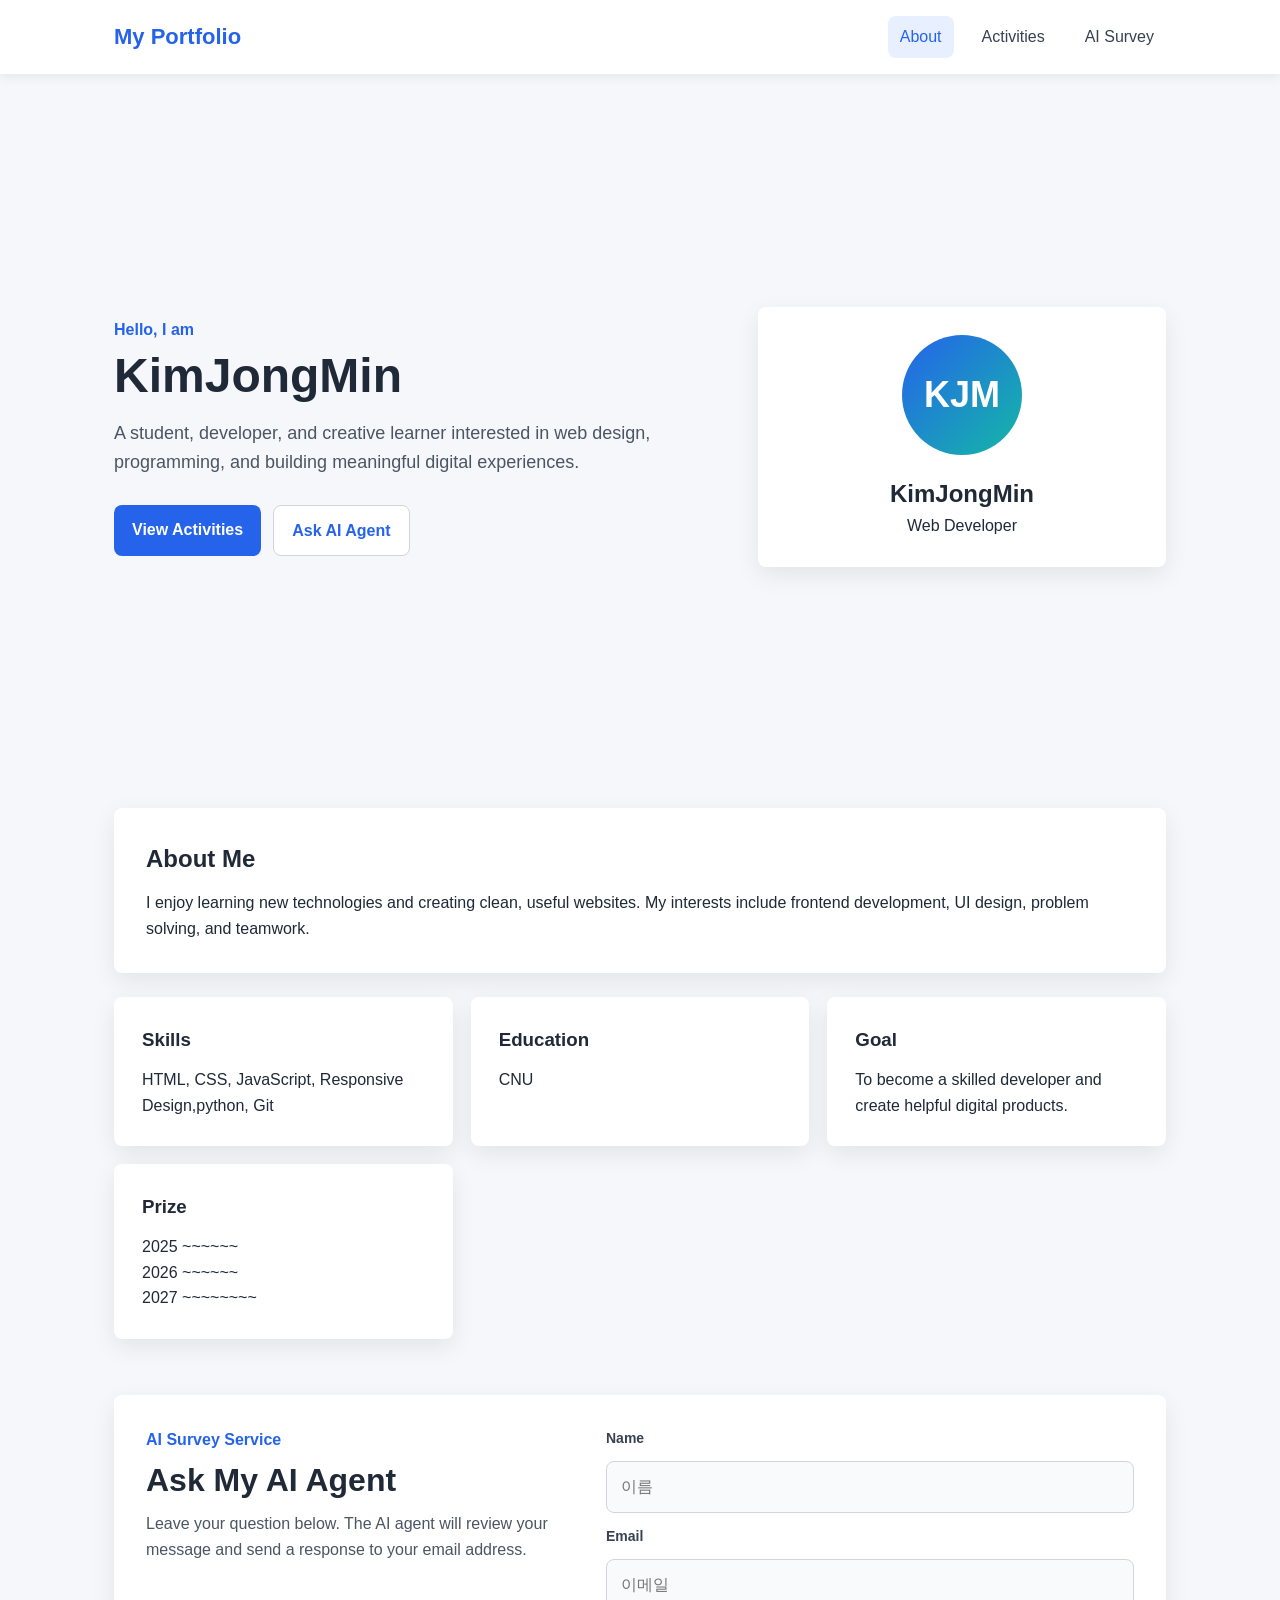
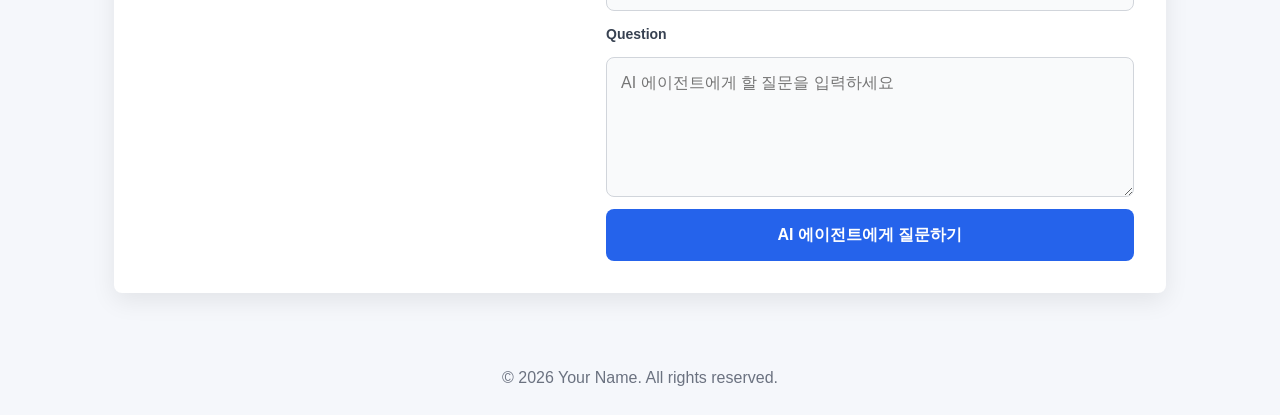
<file: index.html>
<!DOCTYPE html>
<html lang="en">
<head>
  <meta charset="UTF-8" />
  <meta name="viewport" content="width=device-width, initial-scale=1.0" />
  <title>My Portfolio</title>
  <link rel="stylesheet" href="style.css" />
</head>
<body>
  <header class="app-bar">
    <nav class="nav">
      <a href="index.html" class="logo">My Portfolio</a>

      <button class="menu-btn" id="menuBtn" aria-label="Open menu">&#9776;</button>

      <div class="nav-links" id="navLinks">
        <a href="index.html" class="active">About</a>
        <a href="activities.html">Activities</a>
        <a href="#ai-survey">AI Survey</a>
      </div>
    </nav>
  </header>

  <main>
    <section class="hero">
      <div class="hero-content">
        <p class="eyebrow">Hello, I am</p>
        <h1>KimJongMin</h1>
        <p class="subtitle">
          A student, developer, and creative learner interested in web design,
          programming, and building meaningful digital experiences.
        </p>

        <div class="hero-actions">
          <a href="activities.html" class="btn primary">View Activities</a>
          <a href="#ai-survey" class="btn secondary">Ask AI Agent</a>
        </div>
      </div>

      <div class="profile-card">
        <div class="avatar">KJM</div>
        <h2>KimJongMin</h2>
        <p>Web Developer</p>
      </div>
    </section>

    <section class="section">
      <h2>About Me</h2>
      <p>
        I enjoy learning new technologies and creating clean, useful websites.
        My interests include frontend development, UI design, problem solving,
        and teamwork.
      </p>
    </section>

    <section class="grid-section">
      <div class="info-card">
        <h3>Skills</h3>
        <p>HTML, CSS, JavaScript, Responsive Design,python, Git</p>
      </div>

      <div class="info-card">
        <h3>Education</h3>
        <p>CNU</p>
      </div>

      <div class="info-card">
        <h3>Goal</h3>
        <p>To become a skilled developer and create helpful digital products.</p>
      </div>

      <div class="info-card">
        <h3>Prize</h3>
        <p>2025 ~~~~~~ <br>2026 ~~~~~~<br>2027 ~~~~~~~~</p>
      </div>
    </section>

    <section class="ai-service-section" id="ai-survey">
      <div class="ai-service-copy">
        <p class="eyebrow">AI Survey Service</p>
        <h2>Ask My AI Agent</h2>
        <p>
          Leave your question below. The AI agent will review your message and
          send a response to your email address.
        </p>
      </div>

      <form class="contact-form" id="contactForm">
        <label for="visitorName">Name</label>
        <input type="text" id="visitorName" placeholder="&#51060;&#47492;" required>

        <label for="visitorEmail">Email</label>
        <input type="email" id="visitorEmail" placeholder="&#51060;&#47700;&#51068;" required>

        <label for="visitorMessage">Question</label>
        <textarea id="visitorMessage" placeholder="AI &#50640;&#51060;&#51204;&#53944;&#50640;&#44172; &#54624; &#51656;&#47928;&#51012; &#51077;&#47141;&#54616;&#49464;&#50836;" required></textarea>

        <button type="submit">AI &#50640;&#51060;&#51204;&#53944;&#50640;&#44172; &#51656;&#47928;&#54616;&#44592;</button>
        <div id="responseMessage" class="response-message" aria-live="polite"></div>
      </form>
    </section>
  </main>

  <footer>
    <p>&copy; 2026 Your Name. All rights reserved.</p>
  </footer>

  <script src="script.js"></script>
</body>
</html>
</file>
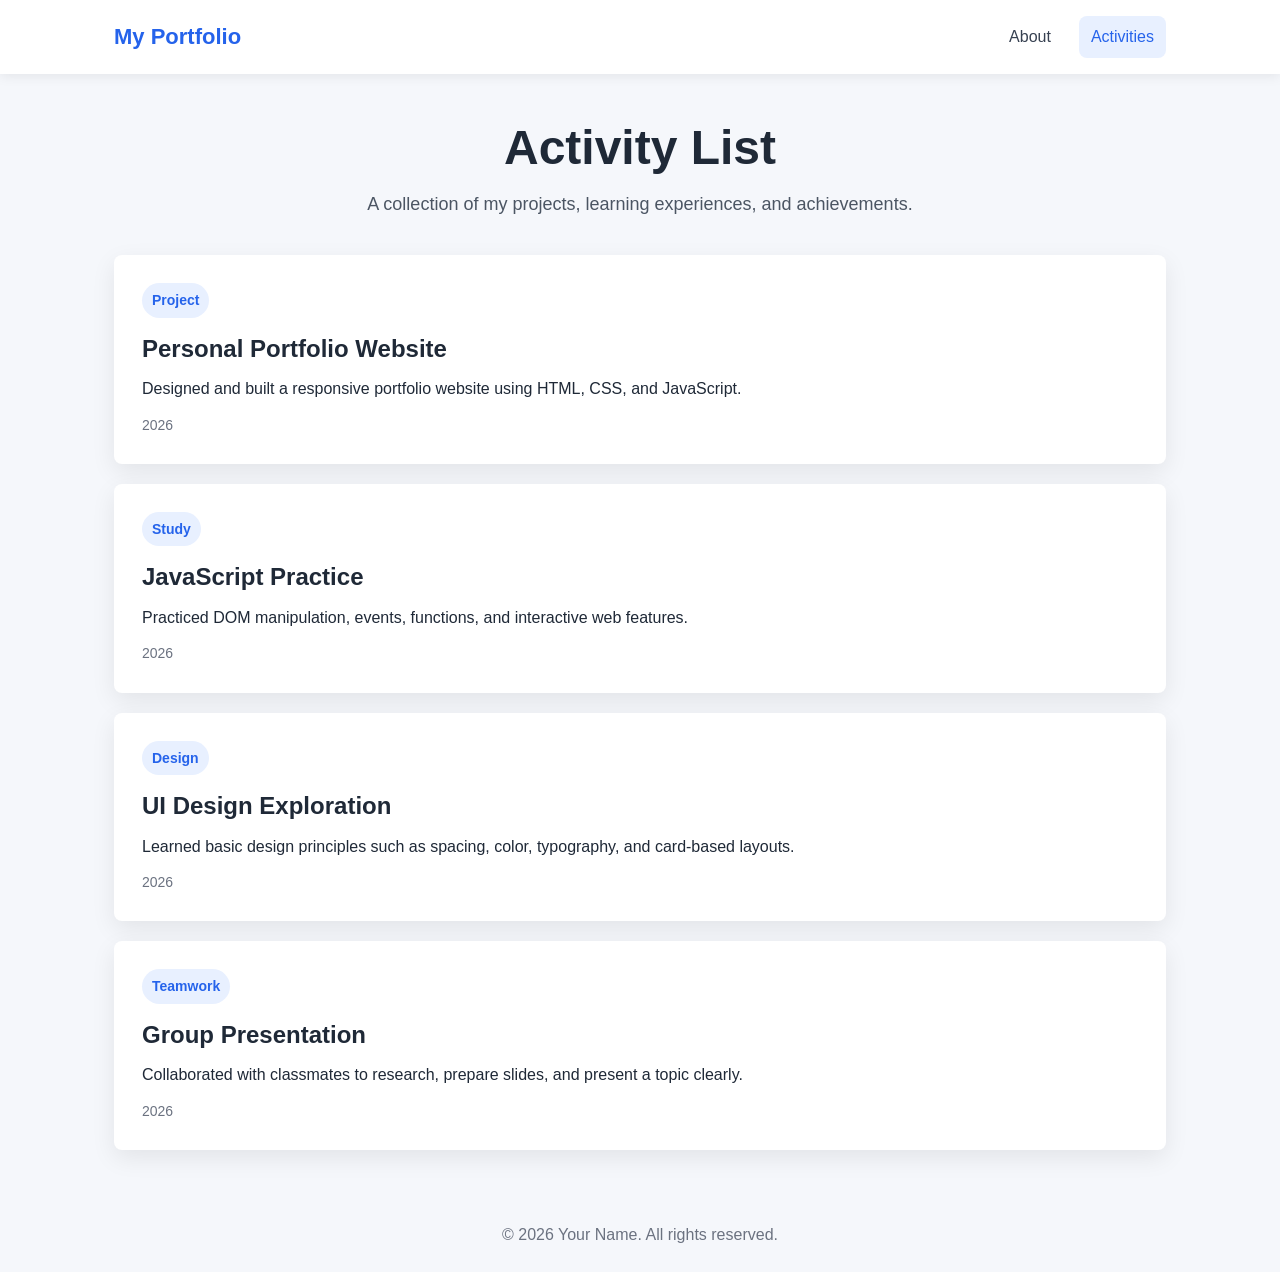
<file: activities.html>
<!DOCTYPE html>
<html lang="en">
<head>
  <meta charset="UTF-8" />
  <meta name="viewport" content="width=device-width, initial-scale=1.0" />
  <title>Activities - My Portfolio</title>
  <link rel="stylesheet" href="style.css" />
</head>
<body>
  <header class="app-bar">
    <nav class="nav">
      <a href="index.html" class="logo">My Portfolio</a>

      <button class="menu-btn" id="menuBtn" aria-label="Open menu">☰</button>

      <div class="nav-links" id="navLinks">
        <a href="index.html">About</a>
        <a href="activities.html" class="active">Activities</a>
      </div>
    </nav>
  </header>

  <main>
    <section class="page-header">
      <h1>Activity List</h1>
      <p>A collection of my projects, learning experiences, and achievements.</p>
    </section>

    <section class="activity-list">
      <article class="activity-card">
        <span class="chip">Project</span>
        <h2>Personal Portfolio Website</h2>
        <p>
          Designed and built a responsive portfolio website using HTML, CSS,
          and JavaScript.
        </p>
        <p class="date">2026</p>
      </article>

      <article class="activity-card">
        <span class="chip">Study</span>
        <h2>JavaScript Practice</h2>
        <p>
          Practiced DOM manipulation, events, functions, and interactive web
          features.
        </p>
        <p class="date">2026</p>
      </article>

      <article class="activity-card">
        <span class="chip">Design</span>
        <h2>UI Design Exploration</h2>
        <p>
          Learned basic design principles such as spacing, color, typography,
          and card-based layouts.
        </p>
        <p class="date">2026</p>
      </article>

      <article class="activity-card">
        <span class="chip">Teamwork</span>
        <h2>Group Presentation</h2>
        <p>
          Collaborated with classmates to research, prepare slides, and present
          a topic clearly.
        </p>
        <p class="date">2026</p>
      </article>
    </section>
  </main>

  <footer>
    <p>© 2026 Your Name. All rights reserved.</p>
  </footer>

  <script src="script.js"></script>
</body>
</html>
</file>
<file: style.css>
* {
  box-sizing: border-box;
  margin: 0;
  padding: 0;
}

body {
  font-family: Arial, Helvetica, sans-serif;
  background: #f5f7fb;
  color: #1f2937;
  line-height: 1.6;
}

.app-bar {
  background: #ffffff;
  box-shadow: 0 2px 12px rgba(0, 0, 0, 0.08);
  position: sticky;
  top: 0;
  z-index: 10;
}

.nav {
  max-width: 1100px;
  margin: 0 auto;
  padding: 16px 24px;
  display: flex;
  justify-content: space-between;
  align-items: center;
}

.logo {
  font-size: 22px;
  font-weight: 700;
  color: #2563eb;
  text-decoration: none;
}

.nav-links {
  display: flex;
  gap: 16px;
}

.nav-links a {
  color: #374151;
  text-decoration: none;
  padding: 8px 12px;
  border-radius: 8px;
  transition: 0.2s;
}

.nav-links a:hover,
.nav-links a.active {
  background: #e8f0ff;
  color: #2563eb;
}

.menu-btn {
  display: none;
  border: none;
  background: #2563eb;
  color: #ffffff;
  font-size: 22px;
  padding: 6px 12px;
  border-radius: 8px;
  cursor: pointer;
}

main {
  max-width: 1100px;
  margin: 0 auto;
  padding: 48px 24px;
}

.hero {
  display: grid;
  grid-template-columns: 1.5fr 1fr;
  gap: 32px;
  align-items: center;
  min-height: 70vh;
}

.eyebrow {
  color: #2563eb;
  font-weight: 700;
  margin-bottom: 8px;
}

h1 {
  font-size: 48px;
  line-height: 1.1;
  margin-bottom: 16px;
}

.subtitle {
  font-size: 18px;
  color: #4b5563;
  max-width: 620px;
}

.hero-actions {
  margin-top: 28px;
  display: flex;
  gap: 12px;
  flex-wrap: wrap;
}

.btn {
  display: inline-block;
  padding: 12px 18px;
  border-radius: 8px;
  text-decoration: none;
  font-weight: 700;
  transition: 0.2s;
}

.btn.primary {
  background: #2563eb;
  color: #ffffff;
}

.btn.primary:hover {
  background: #1d4ed8;
}

.btn.secondary {
  background: #ffffff;
  color: #2563eb;
  border: 1px solid #d1d5db;
}

.profile-card,
.info-card,
.activity-card,
.section {
  background: #ffffff;
  border-radius: 8px;
  box-shadow: 0 8px 24px rgba(0, 0, 0, 0.08);
}

.profile-card,
.info-card,
.activity-card {
  padding: 28px;
}

.profile-card {
  text-align: center;
}

.avatar {
  width: 120px;
  height: 120px;
  margin: 0 auto 20px;
  border-radius: 50%;
  background: linear-gradient(135deg, #2563eb, #14b8a6);
  color: #ffffff;
  display: grid;
  place-items: center;
  font-size: 36px;
  font-weight: 700;
}

.section {
  margin-top: 56px;
  padding: 32px;
}

.section h2,
.grid-section h3 {
  margin-bottom: 12px;
}

.grid-section {
  margin-top: 24px;
  display: grid;
  grid-template-columns: repeat(3, 1fr);
  gap: 18px;
}

.ai-service-section {
  margin-top: 56px;
  display: grid;
  grid-template-columns: 0.9fr 1.1fr;
  gap: 28px;
  align-items: start;
  background: #ffffff;
  border-radius: 8px;
  padding: 32px;
  box-shadow: 0 8px 24px rgba(0, 0, 0, 0.08);
}

.ai-service-copy h2 {
  font-size: 32px;
  line-height: 1.2;
  margin-bottom: 12px;
}

.ai-service-copy p:last-child {
  color: #4b5563;
}

.contact-form {
  display: grid;
  gap: 12px;
}

.contact-form label {
  font-size: 14px;
  font-weight: 700;
  color: #374151;
}

.contact-form input,
.contact-form textarea {
  width: 100%;
  border: 1px solid #d1d5db;
  border-radius: 8px;
  padding: 12px 14px;
  font: inherit;
  color: #1f2937;
  background: #f9fafb;
  transition: border-color 0.2s, box-shadow 0.2s, background 0.2s;
}

.contact-form textarea {
  min-height: 140px;
  resize: vertical;
}

.contact-form input:focus,
.contact-form textarea:focus {
  outline: none;
  border-color: #2563eb;
  background: #ffffff;
  box-shadow: 0 0 0 4px rgba(37, 99, 235, 0.12);
}

.contact-form button {
  border: none;
  border-radius: 8px;
  padding: 13px 18px;
  background: #2563eb;
  color: #ffffff;
  font: inherit;
  font-weight: 700;
  cursor: pointer;
  transition: background 0.2s, transform 0.2s;
}

.contact-form button:hover {
  background: #1d4ed8;
  transform: translateY(-1px);
}

.response-message {
  display: none;
  margin-top: 4px;
  font-weight: 700;
}

.page-header {
  text-align: center;
  margin-bottom: 36px;
}

.page-header p {
  color: #4b5563;
  font-size: 18px;
}

.activity-list {
  display: grid;
  gap: 20px;
}

.activity-card {
  transition: 0.2s;
}

.activity-card:hover {
  transform: translateY(-4px);
}

.activity-card h2 {
  margin: 12px 0 8px;
}

.chip {
  display: inline-block;
  background: #e8f0ff;
  color: #2563eb;
  padding: 6px 10px;
  border-radius: 999px;
  font-size: 14px;
  font-weight: 700;
}

.date {
  margin-top: 12px;
  color: #6b7280;
  font-size: 14px;
}

footer {
  text-align: center;
  padding: 24px;
  color: #6b7280;
}

@media (max-width: 768px) {
  .menu-btn {
    display: block;
  }

  .nav-links {
    display: none;
    position: absolute;
    top: 68px;
    right: 24px;
    left: 24px;
    background: #ffffff;
    padding: 16px;
    border-radius: 8px;
    box-shadow: 0 8px 24px rgba(0, 0, 0, 0.12);
    flex-direction: column;
  }

  .nav-links.show {
    display: flex;
  }

  .hero {
    grid-template-columns: 1fr;
    min-height: auto;
  }

  h1 {
    font-size: 36px;
  }

  .grid-section {
    grid-template-columns: 1fr;
  }

  .ai-service-section {
    grid-template-columns: 1fr;
    padding: 24px;
  }
}
</file>
